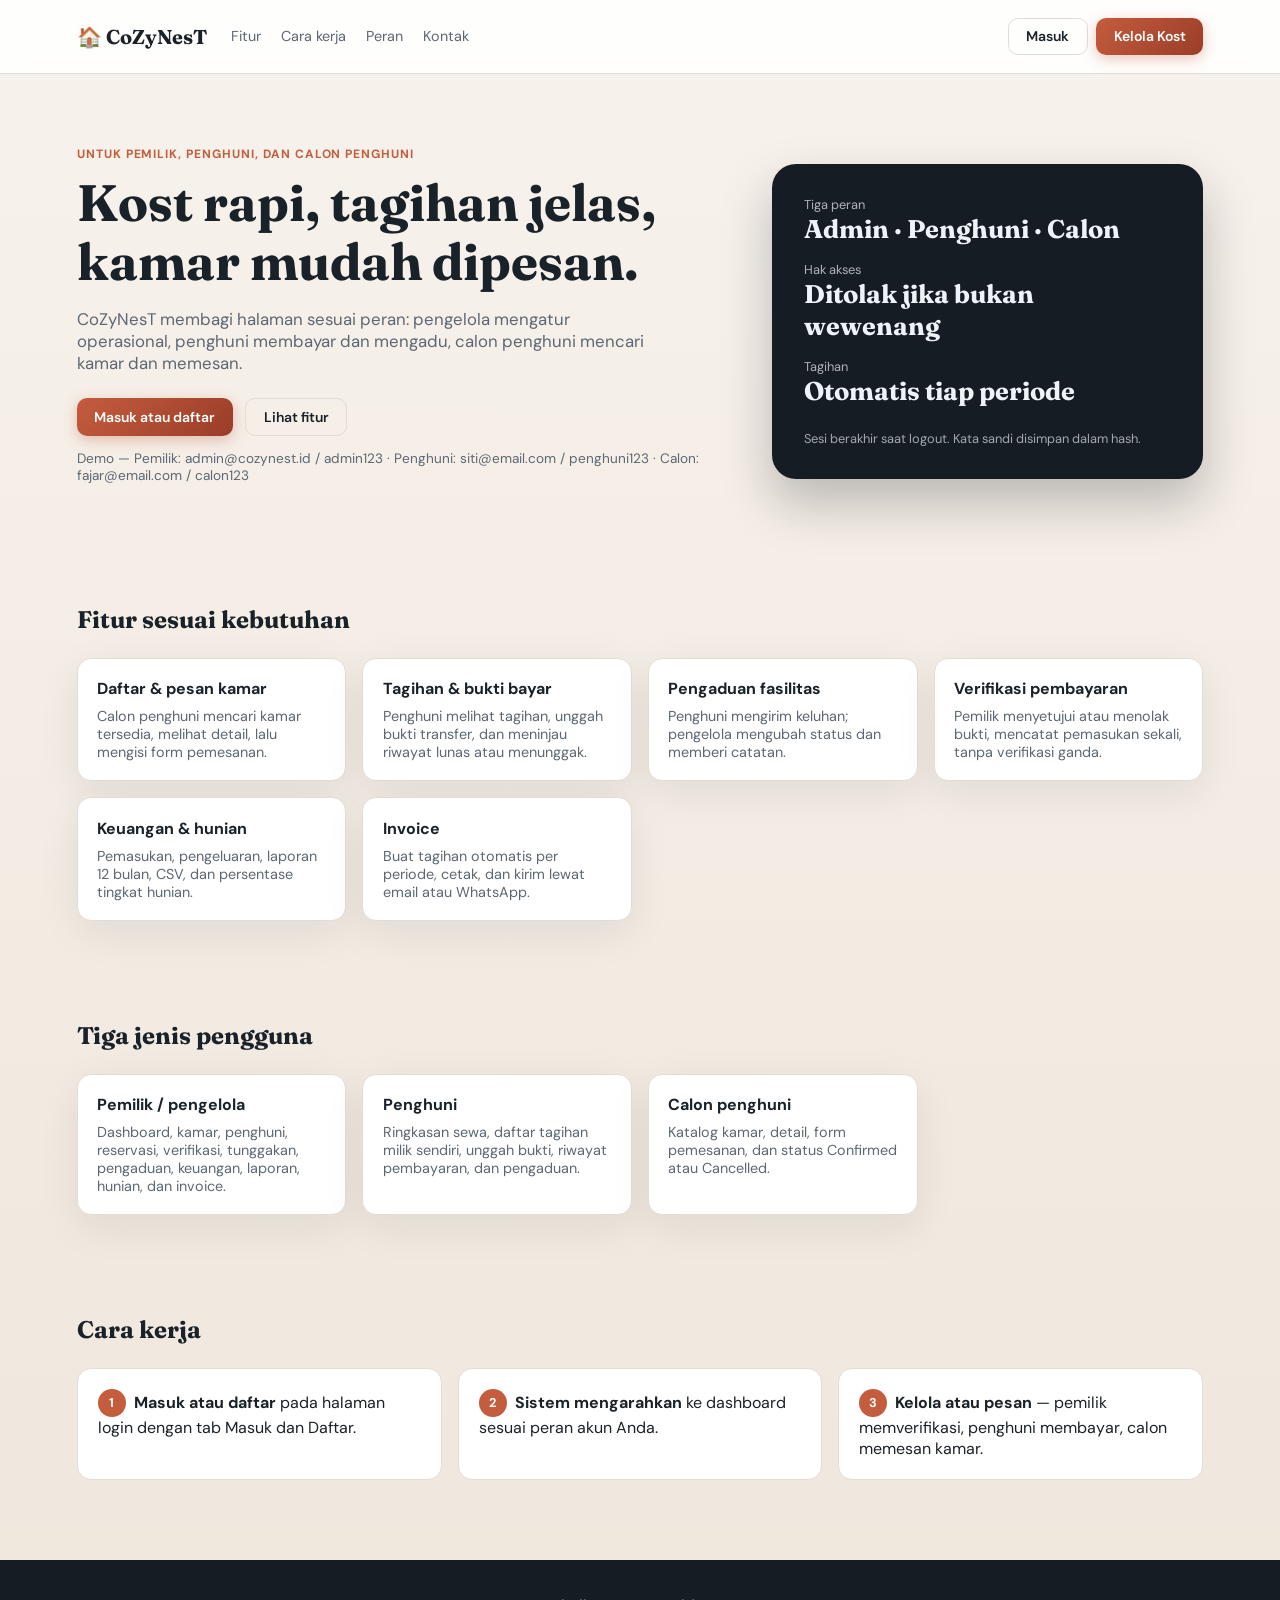
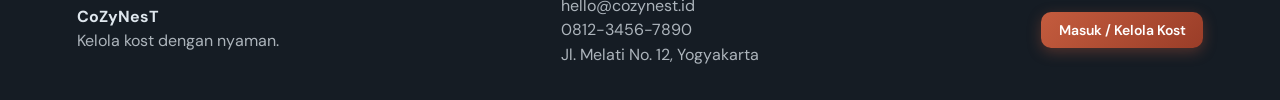
<file: index.html>
<!DOCTYPE html>
<html lang="id">
<head>
  <meta charset="UTF-8" />
  <meta name="viewport" content="width=device-width, initial-scale=1.0" />
  <title>CoZyNesT — Pengelolaan Kost yang Nyaman</title>
  <link rel="preconnect" href="https://fonts.googleapis.com" />
  <link rel="preconnect" href="https://fonts.gstatic.com" crossorigin />
  <link href="https://fonts.googleapis.com/css2?family=DM+Sans:ital,opsz,wght@0,9..40,400;0,9..40,500;0,9..40,600;0,9..40,700&family=Fraunces:opsz,wght@9..144,600;9..144,700&display=swap" rel="stylesheet" />
  <link rel="stylesheet" href="styles.css" />
</head>
<body class="landing-page">
  <header class="landing-nav">
    <a class="landing-logo" href="index.html">🏠 CoZyNesT</a>
    <nav class="landing-links">
      <a href="#fitur">Fitur</a>
      <a href="#alur">Cara kerja</a>
      <a href="#peran">Peran</a>
      <a href="#kontak">Kontak</a>
    </nav>
    <div class="landing-nav-actions">
      <a class="btn btn-ghost" href="login.html">Masuk</a>
      <a class="btn btn-primary" href="login.html">Kelola Kost</a>
    </div>
  </header>

  <section class="hero">
    <div class="hero-copy">
      <p class="eyebrow">Untuk pemilik, penghuni, dan calon penghuni</p>
      <h1>Kost rapi, tagihan jelas, kamar mudah dipesan.</h1>
      <p class="hero-lead">
        CoZyNesT membagi halaman sesuai peran: pengelola mengatur operasional, penghuni membayar dan mengadu, calon penghuni mencari kamar dan memesan.
      </p>
      <div class="hero-actions">
        <a class="btn btn-primary" href="login.html">Masuk atau daftar</a>
        <a class="btn btn-ghost" href="#fitur">Lihat fitur</a>
      </div>
      <p class="hero-note">
        Demo — Pemilik: admin@cozynest.id / admin123 · Penghuni: siti@email.com / penghuni123 · Calon: fajar@email.com / calon123
      </p>
    </div>
    <div class="hero-card">
      <div class="hero-stat"><span>Tiga peran</span><strong>Admin · Penghuni · Calon</strong></div>
      <div class="hero-stat"><span>Hak akses</span><strong>Ditolak jika bukan wewenang</strong></div>
      <div class="hero-stat"><span>Tagihan</span><strong>Otomatis tiap periode</strong></div>
      <p class="hero-card-caption">Sesi berakhir saat logout. Kata sandi disimpan dalam hash.</p>
    </div>
  </section>

  <section class="landing-section" id="fitur">
    <h2>Fitur sesuai kebutuhan</h2>
    <div class="feature-grid">
      <article class="feature-card"><h3>Daftar & pesan kamar</h3><p>Calon penghuni mencari kamar tersedia, melihat detail, lalu mengisi form pemesanan.</p></article>
      <article class="feature-card"><h3>Tagihan & bukti bayar</h3><p>Penghuni melihat tagihan, unggah bukti transfer, dan meninjau riwayat lunas atau menunggak.</p></article>
      <article class="feature-card"><h3>Pengaduan fasilitas</h3><p>Penghuni mengirim keluhan; pengelola mengubah status dan memberi catatan.</p></article>
      <article class="feature-card"><h3>Verifikasi pembayaran</h3><p>Pemilik menyetujui atau menolak bukti, mencatat pemasukan sekali, tanpa verifikasi ganda.</p></article>
      <article class="feature-card"><h3>Keuangan & hunian</h3><p>Pemasukan, pengeluaran, laporan 12 bulan, CSV, dan persentase tingkat hunian.</p></article>
      <article class="feature-card"><h3>Invoice</h3><p>Buat tagihan otomatis per periode, cetak, dan kirim lewat email atau WhatsApp.</p></article>
    </div>
  </section>

  <section class="landing-section" id="peran">
    <h2>Tiga jenis pengguna</h2>
    <div class="feature-grid">
      <article class="feature-card"><h3>Pemilik / pengelola</h3><p>Dashboard, kamar, penghuni, reservasi, verifikasi, tunggakan, pengaduan, keuangan, laporan, hunian, dan invoice.</p></article>
      <article class="feature-card"><h3>Penghuni</h3><p>Ringkasan sewa, daftar tagihan milik sendiri, unggah bukti, riwayat pembayaran, dan pengaduan.</p></article>
      <article class="feature-card"><h3>Calon penghuni</h3><p>Katalog kamar, detail, form pemesanan, dan status Confirmed atau Cancelled.</p></article>
    </div>
  </section>

  <section class="landing-section landing-steps" id="alur">
    <h2>Cara kerja</h2>
    <ol class="steps">
      <li><strong>Masuk atau daftar</strong> pada halaman login dengan tab Masuk dan Daftar.</li>
      <li><strong>Sistem mengarahkan</strong> ke dashboard sesuai peran akun Anda.</li>
      <li><strong>Kelola atau pesan</strong> — pemilik memverifikasi, penghuni membayar, calon memesan kamar.</li>
    </ol>
  </section>

  <footer class="landing-footer" id="kontak">
    <div>
      <strong>CoZyNesT</strong>
      <p>Kelola kost dengan nyaman.</p>
    </div>
    <div>
      <p>hello@cozynest.id</p>
      <p>0812-3456-7890</p>
      <p>Jl. Melati No. 12, Yogyakarta</p>
    </div>
    <a class="btn btn-primary" href="login.html">Masuk / Kelola Kost</a>
  </footer>
  <script src="auth.js"></script>
</body>
</html>
</file>
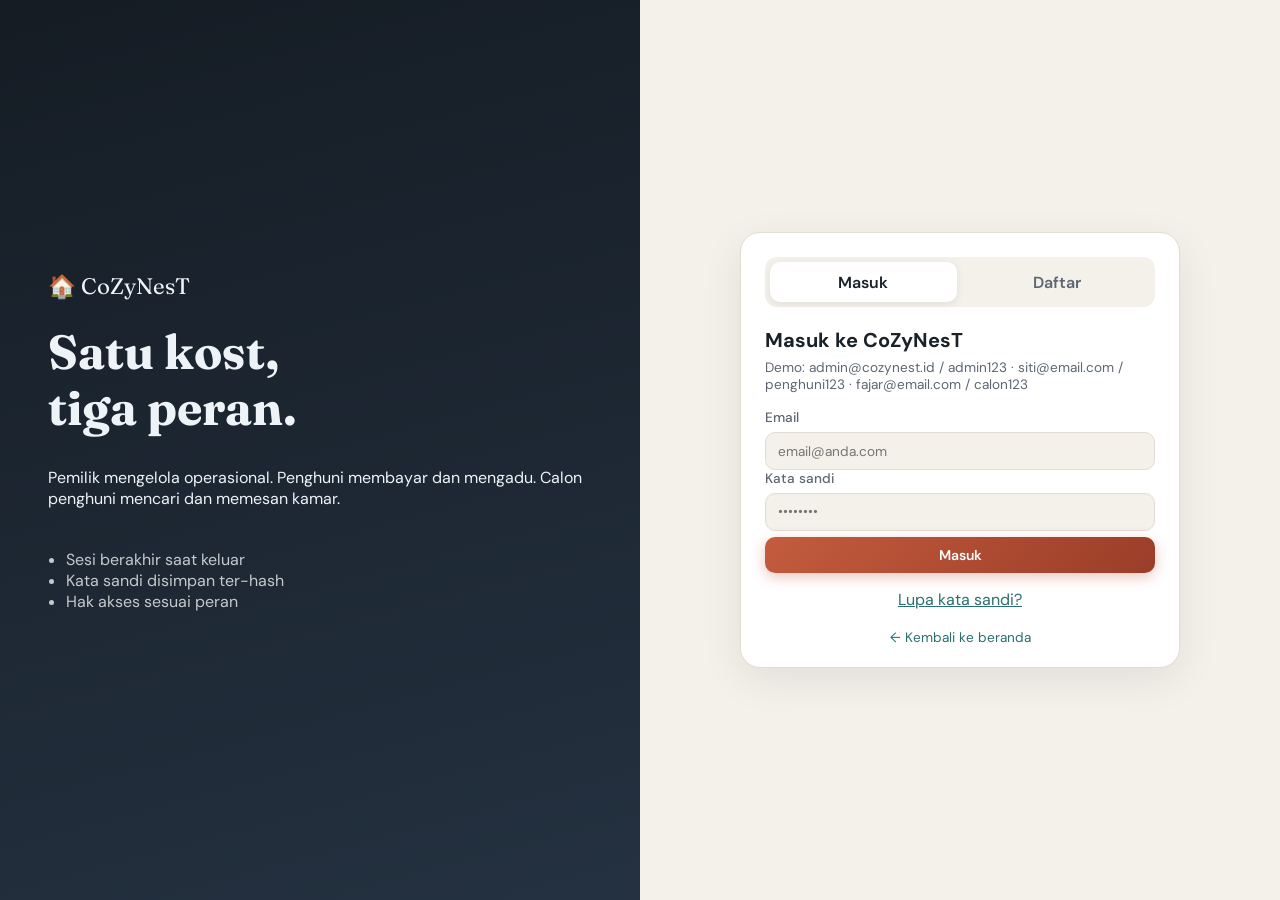
<file: dashboard.html>
<!DOCTYPE html>
<html lang="id">
<head>
  <meta charset="UTF-8" />
  <meta name="viewport" content="width=device-width, initial-scale=1.0" />
  <title>CoZyNesT</title>
  <link rel="preconnect" href="https://fonts.googleapis.com" />
  <link rel="preconnect" href="https://fonts.gstatic.com" crossorigin />
  <link href="https://fonts.googleapis.com/css2?family=DM+Sans:ital,opsz,wght@0,9..40,400;0,9..40,500;0,9..40,600;0,9..40,700&family=Fraunces:opsz,wght@9..144,600;9..144,700&display=swap" rel="stylesheet" />
  <link rel="stylesheet" href="styles.css" />
</head>
<body>
  <div class="app-shell">
    <aside class="sidebar" id="sidebar">
      <div class="brand">
        <span class="brand-icon" aria-hidden="true">🏠</span>
        <div>
          <h1 class="brand-name">CoZyNesT</h1>
          <p class="brand-tagline" id="roleTagline">Kelola kost dengan nyaman</p>
        </div>
      </div>
      <nav class="nav" id="mainNav" aria-label="Menu utama"></nav>
      <div class="sidebar-footer">
        <p>Sesi aktif di tab ini</p>
        <a class="sidebar-home" href="index.html">Beranda</a>
      </div>
    </aside>

    <div class="main-wrap">
      <header class="topbar">
        <button type="button" class="menu-toggle" id="menuToggle" aria-label="Buka menu">☰</button>
        <div class="topbar-title">
          <h2 id="pageTitle">Dashboard</h2>
          <p id="pageSubtitle"></p>
        </div>
        <div class="topbar-meta">
          <span class="date-badge" id="todayDate"></span>
          <span class="user-badge" id="sessionUser">Pengguna</span>
          <button type="button" class="btn btn-ghost btn-sm" id="btnLogout">Keluar</button>
        </div>
      </header>

      <main class="content">
        <!-- OWNER -->
        <section class="view" id="view-dashboard">
          <div class="stats-grid">
            <article class="stat-card stat-rooms">
              <div class="stat-label">Total Kamar</div>
              <div class="stat-value" id="statTotalRooms">0</div>
              <div class="stat-detail"><span id="statAvailRooms">0</span> tersedia</div>
            </article>
            <article class="stat-card stat-tenants">
              <div class="stat-label">Penghuni Aktif</div>
              <div class="stat-value" id="statTenants">0</div>
              <div class="stat-detail">Terisi <span id="statOccupancy">0</span>%</div>
            </article>
            <article class="stat-card stat-reservations">
              <div class="stat-label">Reservasi Pending</div>
              <div class="stat-value" id="statReservations">0</div>
              <div class="stat-detail">Perlu konfirmasi</div>
            </article>
            <article class="stat-card stat-balance">
              <div class="stat-label">Saldo Bulan Ini</div>
              <div class="stat-value" id="statBalance">Rp 0</div>
              <div class="stat-detail">Pemasukan − pengeluaran</div>
            </article>
          </div>
          <div class="dashboard-panels">
            <div class="panel">
              <h3>Kamar per Status</h3>
              <div class="room-status-bars" id="roomStatusBars"></div>
            </div>
            <div class="panel">
              <h3>Aktivitas Terbaru</h3>
              <ul class="activity-list" id="activityList"></ul>
            </div>
          </div>
        </section>

        <section class="view" id="view-profile">
          <div class="panel form-panel">
            <h3>Informasi Kost</h3>
            <form id="profileForm" class="form-grid">
              <label class="field span-2"><span>Nama Kost</span><input type="text" name="name" required /></label>
              <label class="field span-2"><span>Alamat Lengkap</span><textarea name="address" rows="2"></textarea></label>
              <label class="field"><span>Kota</span><input type="text" name="city" /></label>
              <label class="field"><span>Kode Pos</span><input type="text" name="postal" /></label>
              <label class="field"><span>Telepon / WhatsApp</span><input type="tel" name="phone" /></label>
              <label class="field"><span>Email</span><input type="email" name="email" /></label>
              <label class="field"><span>Pemilik / Pengelola</span><input type="text" name="owner" /></label>
              <label class="field"><span>NPWP (opsional)</span><input type="text" name="npwp" /></label>
              <label class="field span-2"><span>Deskripsi & Fasilitas</span><textarea name="description" rows="4"></textarea></label>
              <label class="field"><span>Rekening Bank</span><input type="text" name="bankAccount" /></label>
              <label class="field"><span>Logo URL (opsional)</span><input type="url" name="logoUrl" /></label>
              <div class="form-actions span-2"><button type="submit" class="btn btn-primary">Simpan Profile</button></div>
            </form>
          </div>
          <div class="panel preview-panel" id="profilePreview"></div>
        </section>

        <section class="view" id="view-rooms">
          <div class="toolbar">
            <button type="button" class="btn btn-primary" id="btnAddRoom">+ Tambah Kamar</button>
            <input type="search" class="search-input" id="roomSearch" placeholder="Cari nomor / tipe..." />
          </div>
          <div class="table-wrap">
            <table class="data-table" id="roomsTable">
              <thead><tr><th>No. Kamar</th><th>Tipe</th><th>Harga / bulan</th><th>Status</th><th>Fasilitas</th><th>Aksi</th></tr></thead>
              <tbody></tbody>
            </table>
          </div>
        </section>

        <section class="view" id="view-tenants">
          <div class="toolbar">
            <button type="button" class="btn btn-primary" id="btnAddTenant">+ Tambah Penghuni</button>
            <input type="search" class="search-input" id="tenantSearch" placeholder="Cari nama / KTP..." />
          </div>
          <div class="table-wrap">
            <table class="data-table" id="tenantsTable">
              <thead><tr><th>Nama</th><th>Kamar</th><th>Kontak</th><th>Masuk</th><th>Masa sewa</th><th>Tagihan/bulan</th><th>Status</th><th>Aksi</th></tr></thead>
              <tbody></tbody>
            </table>
          </div>
        </section>

        <section class="view" id="view-print-tenants">
          <div class="toolbar no-print">
            <button type="button" class="btn btn-secondary" id="btnPrintTenants">🖨️ Cetak / PDF</button>
            <select id="printFilterStatus" class="select-input">
              <option value="all">Semua status</option>
              <option value="active">Aktif saja</option>
              <option value="inactive">Nonaktif</option>
            </select>
          </div>
          <div class="print-area" id="printTenantsArea">
            <header class="print-header">
              <div id="printKostHeader"></div>
              <h2>Daftar Penghuni</h2>
              <p class="print-meta" id="printTenantsMeta"></p>
              <p class="print-meta">Nomor identitas ditampilkan tersamar demi kerahasiaan.</p>
            </header>
            <table class="print-table" id="printTenantsTable">
              <thead><tr><th>No</th><th>Nama</th><th>KTP</th><th>Kamar</th><th>Telepon</th><th>Tgl Masuk</th><th>Tagihan</th><th>Status</th></tr></thead>
              <tbody></tbody>
            </table>
            <footer class="print-footer"><p>Dicetak dari CoZyNesT — <span id="printDate"></span></p></footer>
          </div>
        </section>

        <section class="view" id="view-reservations">
          <div class="toolbar">
            <button type="button" class="btn btn-primary" id="btnAddReservation">+ Reservasi Baru</button>
          </div>
          <div class="reservation-grid" id="reservationCards"></div>
        </section>

        <section class="view" id="view-verify-payments">
          <p class="muted" id="verifyEmpty"></p>
          <div class="reservation-grid" id="verifyCards"></div>
        </section>

        <section class="view" id="view-arrears">
          <div class="table-wrap">
            <table class="data-table" id="arrearsTable">
              <thead><tr><th>Penghuni</th><th>Invoice</th><th>Periode</th><th>Jatuh tempo</th><th>Nominal</th><th>Status</th></tr></thead>
              <tbody></tbody>
            </table>
          </div>
        </section>

        <section class="view" id="view-complaints-admin">
          <div class="table-wrap">
            <table class="data-table" id="adminComplaintsTable">
              <thead><tr><th>Tanggal</th><th>Penghuni</th><th>Kategori</th><th>Deskripsi</th><th>Status</th><th>Catatan</th><th>Aksi</th></tr></thead>
              <tbody></tbody>
            </table>
          </div>
        </section>

        <section class="view" id="view-finance">
          <div class="toolbar">
            <button type="button" class="btn btn-success" id="btnAddIncome">+ Pemasukan</button>
            <button type="button" class="btn btn-danger" id="btnAddExpense">+ Pengeluaran</button>
            <select id="financeMonthFilter" class="select-input"></select>
          </div>
          <div class="finance-summary">
            <div class="finance-box income"><span>Pemasukan</span><strong id="financeIncomeTotal">Rp 0</strong></div>
            <div class="finance-box expense"><span>Pengeluaran</span><strong id="financeExpenseTotal">Rp 0</strong></div>
            <div class="finance-box net"><span>Net</span><strong id="financeNetTotal">Rp 0</strong></div>
          </div>
          <div class="table-wrap">
            <table class="data-table" id="financeTable">
              <thead><tr><th>Tanggal</th><th>Tipe</th><th>Kategori</th><th>Keterangan</th><th>Jumlah</th><th>Aksi</th></tr></thead>
              <tbody></tbody>
            </table>
          </div>
        </section>

        <section class="view" id="view-reports">
          <div class="toolbar">
            <select id="reportYear" class="select-input"></select>
            <button type="button" class="btn btn-secondary" id="btnExportReport">Unduh Laporan (CSV)</button>
          </div>
          <div class="report-charts">
            <div class="panel">
              <h3>Pemasukan vs Pengeluaran (12 Bulan)</h3>
              <div class="chart-bars" id="yearlyChart"></div>
            </div>
            <div class="panel">
              <h3>Breakdown Kategori</h3>
              <div id="categoryBreakdown"></div>
            </div>
          </div>
          <div class="panel">
            <h3>Ringkasan Tahunan</h3>
            <table class="data-table" id="reportSummaryTable">
              <thead><tr><th>Bulan</th><th>Pemasukan</th><th>Pengeluaran</th><th>Saldo</th></tr></thead>
              <tbody></tbody>
            </table>
          </div>
        </section>

        <section class="view" id="view-occupancy">
          <div class="stats-grid">
            <article class="stat-card stat-tenants">
              <div class="stat-label">Tingkat Hunian</div>
              <div class="stat-value" id="occPct">0%</div>
              <div class="stat-detail">Kamar terisi / total kamar</div>
            </article>
            <article class="stat-card stat-rooms">
              <div class="stat-label">Terisi</div>
              <div class="stat-value" id="occFilled">0</div>
            </article>
            <article class="stat-card stat-balance">
              <div class="stat-label">Total kamar</div>
              <div class="stat-value" id="occTotal">0</div>
            </article>
          </div>
          <div class="panel">
            <h3>Gauge hunian</h3>
            <div class="status-bar-track occ-track"><div class="status-bar-fill" id="occFill" style="width:0;background:#c45c3e"></div></div>
            <p class="muted" id="occCaption"></p>
          </div>
        </section>

        <section class="view" id="view-invoices">
          <div class="toolbar">
            <button type="button" class="btn btn-primary" id="btnCreateInvoice">Buat Invoice</button>
          </div>
          <div class="invoice-layout">
            <div class="panel">
              <h3>Riwayat Invoice</h3>
              <ul class="invoice-list" id="invoiceList"></ul>
            </div>
            <div class="panel invoice-preview-wrap">
              <h3>Preview & Kirim</h3>
              <div id="invoicePreview" class="invoice-document"><p class="muted">Pilih invoice atau buat baru.</p></div>
              <div class="invoice-actions no-print" id="invoiceActions" hidden>
                <button type="button" class="btn btn-secondary" id="btnPrintInvoice">Cetak</button>
                <button type="button" class="btn btn-primary" id="btnSendInvoice">Kirim via Email / WhatsApp</button>
              </div>
            </div>
          </div>
        </section>

        <!-- GUEST -->
        <section class="view" id="view-browse-rooms">
          <div class="toolbar">
            <input type="search" class="search-input" id="browseSearch" placeholder="Cari nomor, tipe, atau harga..." />
          </div>
          <div class="room-catalog" id="roomCatalog"></div>
        </section>

        <section class="view" id="view-room-detail">
          <button type="button" class="btn btn-ghost" id="btnBackBrowse">← Kembali ke daftar</button>
          <div class="panel" id="roomDetailCard"></div>
        </section>

        <section class="view" id="view-book-room">
          <div class="panel form-panel">
            <h3>Form Pemesanan</h3>
            <p class="muted" id="bookRoomHint"></p>
            <p class="auth-error" id="bookError" hidden></p>
            <form id="bookForm" class="form-grid">
              <input type="hidden" name="roomId" id="bookRoomId" />
              <label class="field"><span>Nama</span><input type="text" name="guestName" /></label>
              <label class="field"><span>Telepon</span><input type="tel" name="phone" /></label>
              <label class="field span-2"><span>Email</span><input type="text" name="email" /></label>
              <label class="field"><span>Tanggal check-in</span><input type="date" name="checkIn" /></label>
              <label class="field"><span>Durasi sewa (bulan)</span><input type="number" name="durationMonths" min="1" value="1" /></label>
              <label class="field span-2"><span>Catatan</span><textarea name="notes" rows="2"></textarea></label>
              <div class="form-actions span-2"><button type="submit" class="btn btn-primary">Kirim pemesanan</button></div>
            </form>
          </div>
        </section>

        <section class="view" id="view-my-bookings">
          <div class="reservation-grid" id="myBookingCards"></div>
        </section>

        <!-- TENANT -->
        <section class="view" id="view-tenant-home">
          <div class="stats-grid" id="tenantStats"></div>
          <div class="panel"><h3>Tagihan aktif</h3><div id="tenantActiveBills"></div></div>
        </section>

        <section class="view" id="view-tenant-bills">
          <div class="table-wrap">
            <table class="data-table" id="tenantBillsTable">
              <thead><tr><th>Periode</th><th>Nominal</th><th>Jatuh tempo</th><th>Status</th><th>Aksi</th></tr></thead>
              <tbody></tbody>
            </table>
          </div>
        </section>

        <section class="view" id="view-tenant-upload">
          <div class="panel form-panel">
            <h3>Unggah bukti transfer</h3>
            <p class="muted">Format JPG, PNG, atau PDF. Maksimal 2 MB. Status akan menjadi Menunggu Verifikasi.</p>
            <p class="auth-error" id="uploadError" hidden></p>
            <form id="uploadForm" class="form-grid">
              <label class="field span-2">
                <span>Pilih tagihan</span>
                <select name="invoiceId" id="uploadInvoiceSelect"></select>
              </label>
              <label class="field span-2">
                <span>Berkas bukti</span>
                <input type="file" name="proof" accept="image/jpeg,image/png,image/webp,application/pdf" />
              </label>
              <div class="form-actions span-2"><button type="submit" class="btn btn-primary">Kirim bukti</button></div>
            </form>
          </div>
        </section>

        <section class="view" id="view-tenant-payments">
          <div class="table-wrap">
            <table class="data-table" id="tenantPayTable">
              <thead><tr><th>Invoice</th><th>Periode</th><th>Nominal</th><th>Status</th><th>Keterangan</th></tr></thead>
              <tbody></tbody>
            </table>
          </div>
        </section>

        <section class="view" id="view-tenant-complaints">
          <div class="panel form-panel">
            <h3>Buat pengaduan</h3>
            <p class="auth-error" id="complaintError" hidden></p>
            <form id="complaintForm" class="form-grid">
              <label class="field span-2">
                <span>Kategori</span>
                <select name="category">
                  <option>Fasilitas kamar</option>
                  <option>Air & listrik</option>
                  <option>Kebersihan</option>
                  <option>Keamanan</option>
                  <option>Lainnya</option>
                </select>
              </label>
              <label class="field span-2"><span>Deskripsi</span><textarea name="description" rows="3"></textarea></label>
              <label class="field span-2"><span>Foto (opsional)</span><input type="file" name="photo" accept="image/jpeg,image/png,image/webp" /></label>
              <div class="form-actions span-2"><button type="submit" class="btn btn-primary">Kirim pengaduan</button></div>
            </form>
          </div>
          <div class="panel">
            <h3>Pengaduan saya</h3>
            <ul class="activity-list" id="myComplaints"></ul>
          </div>
        </section>

        <section class="view" id="view-account">
          <div class="dashboard-panels">
            <div class="panel">
              <h3>Data diri</h3>
              <p class="auth-error" id="accountError" hidden></p>
              <form id="accountForm" class="form-grid" style="grid-template-columns:1fr">
                <label class="field"><span>Nama</span><input type="text" name="name" /></label>
                <label class="field"><span>Email</span><input type="text" name="email" /></label>
                <label class="field"><span>Telepon</span><input type="tel" name="phone" /></label>
                <button type="submit" class="btn btn-primary">Simpan profil</button>
              </form>
            </div>
            <div class="panel">
              <h3>Ubah kata sandi</h3>
              <p class="auth-error" id="passError" hidden></p>
              <form id="passwordForm" class="form-grid" style="grid-template-columns:1fr">
                <label class="field"><span>Kata sandi saat ini</span><input type="password" name="oldPassword" /></label>
                <label class="field"><span>Kata sandi baru</span><input type="password" name="newPassword" /></label>
                <button type="submit" class="btn btn-primary">Perbarui kata sandi</button>
              </form>
            </div>
          </div>
        </section>
      </main>
    </div>
  </div>

  <dialog class="modal" id="appModal">
    <form class="modal-box" id="modalForm">
      <header class="modal-header">
        <h3 id="modalTitle">Form</h3>
        <button type="button" class="modal-close" id="modalClose" aria-label="Tutup">×</button>
      </header>
      <div class="modal-body" id="modalBody"></div>
      <footer class="modal-footer">
        <button type="button" class="btn btn-ghost" id="modalCancel">Batal</button>
        <button type="submit" class="btn btn-primary" id="modalSubmit">Simpan</button>
      </footer>
    </form>
  </dialog>

  <div class="toast-container" id="toastContainer" aria-live="polite"></div>
  <script src="auth.js"></script>
  <script src="store.js"></script>
  <script src="app.js"></script>
</body>
</html>
</file>
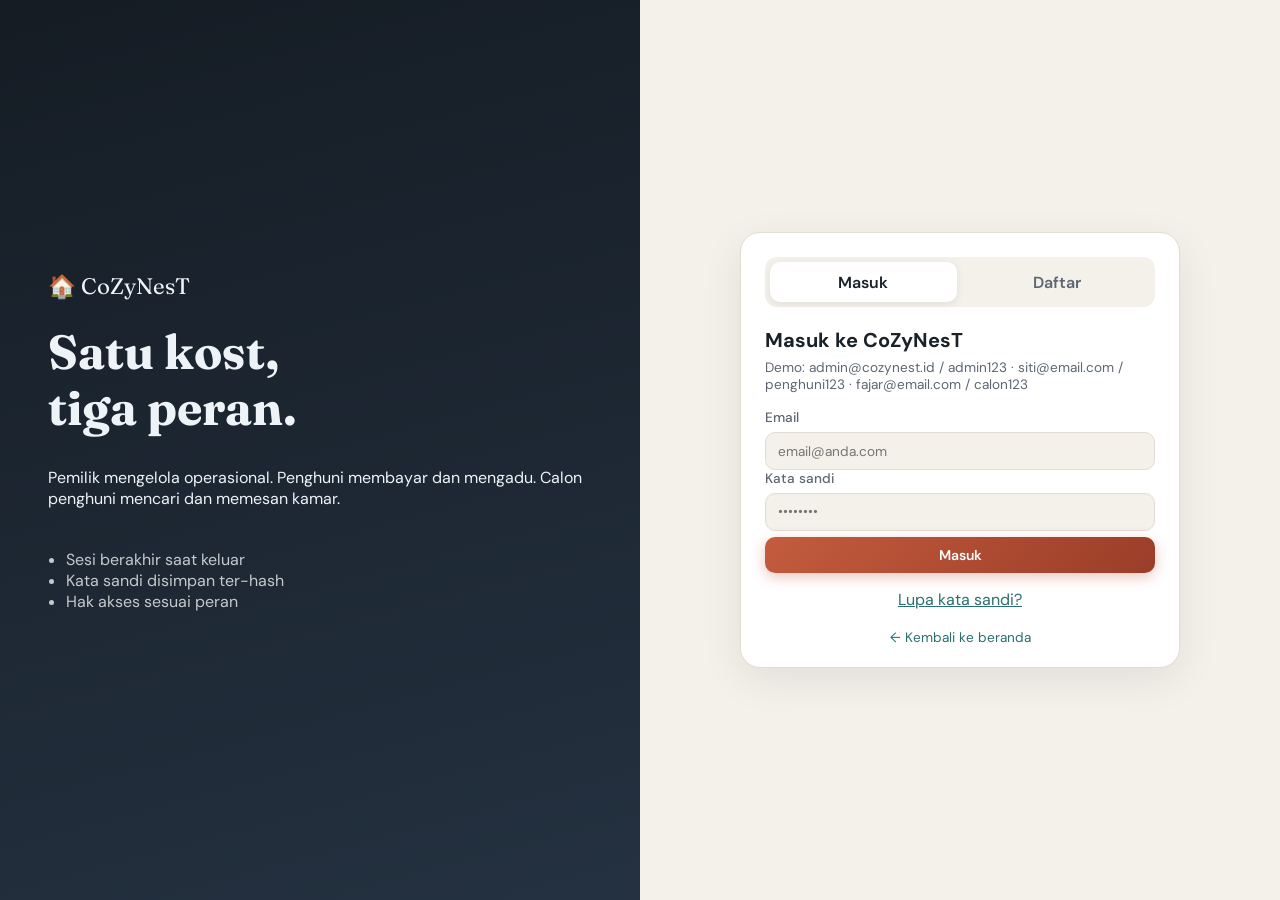
<file: login.html>
<!DOCTYPE html>
<html lang="id">
<head>
  <meta charset="UTF-8" />
  <meta name="viewport" content="width=device-width, initial-scale=1.0" />
  <title>Masuk — CoZyNesT</title>
  <link rel="preconnect" href="https://fonts.googleapis.com" />
  <link rel="preconnect" href="https://fonts.gstatic.com" crossorigin />
  <link href="https://fonts.googleapis.com/css2?family=DM+Sans:ital,opsz,wght@0,9..40,400;0,9..40,500;0,9..40,600;0,9..40,700&family=Fraunces:opsz,wght@9..144,600;9..144,700&display=swap" rel="stylesheet" />
  <link rel="stylesheet" href="styles.css" />
</head>
<body class="auth-page">
  <div class="auth-layout">
    <aside class="auth-hero">
      <a class="auth-brand" href="index.html">🏠 CoZyNesT</a>
      <h1>Satu kost,<br />tiga peran.</h1>
      <p>Pemilik mengelola operasional. Penghuni membayar dan mengadu. Calon penghuni mencari dan memesan kamar.</p>
      <ul class="auth-points">
        <li>Sesi berakhir saat keluar</li>
        <li>Kata sandi disimpan ter-hash</li>
        <li>Hak akses sesuai peran</li>
      </ul>
    </aside>

    <main class="auth-card-wrap">
      <div class="auth-card">
        <div class="auth-tabs" role="tablist">
          <button type="button" class="auth-tab active" data-panel="login">Masuk</button>
          <button type="button" class="auth-tab" data-panel="register">Daftar</button>
        </div>

        <form id="loginForm" class="auth-form" autocomplete="on" novalidate>
          <h2>Masuk ke CoZyNesT</h2>
          <p class="auth-hint">Demo: admin@cozynest.id / admin123 · siti@email.com / penghuni123 · fajar@email.com / calon123</p>
          <p class="auth-error" id="loginError" hidden></p>
          <label class="field"><span>Email</span><input type="text" name="email" placeholder="email@anda.com" /></label>
          <label class="field"><span>Kata sandi</span><input type="password" name="password" placeholder="••••••••" /></label>
          <button type="submit" class="btn btn-primary auth-submit">Masuk</button>
          <p class="auth-back"><button type="button" class="link-btn" id="showForgot">Lupa kata sandi?</button></p>
        </form>

        <form id="registerForm" class="auth-form" hidden autocomplete="on" novalidate>
          <h2>Buat akun</h2>
          <p class="auth-hint">Daftar sebagai calon penghuni atau pemilik kost.</p>
          <p class="auth-error" id="registerError" hidden></p>
          <label class="field"><span>Nama lengkap</span><input type="text" name="name" /></label>
          <label class="field"><span>Email</span><input type="text" name="email" /></label>
          <label class="field"><span>Telepon</span><input type="tel" name="phone" /></label>
          <label class="field">
            <span>Daftar sebagai</span>
            <select name="role">
              <option value="guest">Calon penghuni</option>
              <option value="owner">Pemilik / pengelola</option>
            </select>
          </label>
          <label class="field"><span>Kata sandi</span><input type="password" name="password" placeholder="Minimal 6 karakter" /></label>
          <button type="submit" class="btn btn-primary auth-submit">Daftar & masuk</button>
        </form>

        <form id="forgotForm" class="auth-form" hidden novalidate>
          <h2>Lupa kata sandi</h2>
          <p class="auth-hint">Masukkan email. Jika akun terdaftar, kode reset akan disiapkan.</p>
          <p class="auth-error" id="forgotError" hidden></p>
          <p class="auth-ok" id="forgotOk" hidden></p>
          <label class="field"><span>Email</span><input type="text" name="email" /></label>
          <button type="submit" class="btn btn-primary auth-submit">Kirim kode reset</button>
          <p class="auth-back"><button type="button" class="link-btn" id="showReset">Saya sudah punya kode</button></p>
        </form>

        <form id="resetForm" class="auth-form" hidden novalidate>
          <h2>Atur ulang kata sandi</h2>
          <p class="auth-hint">Masukkan email, kode reset, dan kata sandi baru.</p>
          <p class="auth-error" id="resetError" hidden></p>
          <label class="field"><span>Email</span><input type="text" name="email" /></label>
          <label class="field"><span>Kode reset</span><input type="text" name="code" /></label>
          <label class="field"><span>Kata sandi baru</span><input type="password" name="password" /></label>
          <button type="submit" class="btn btn-primary auth-submit">Simpan kata sandi</button>
        </form>

        <p class="auth-back"><a href="index.html">← Kembali ke beranda</a></p>
      </div>
    </main>
  </div>
  <script src="auth.js"></script>
  <script src="login.js"></script>
</body>
</html>
</file>
<file: styles.css>
:root {
  --bg-deep: #0f1419;
  --bg-sidebar: #151c24;
  --bg-main: #f4f0ea;
  --bg-card: #ffffff;
  --accent: #c45c3e;
  --accent-soft: #e8a48a;
  --accent-dark: #9a3d28;
  --teal: #2a6f6f;
  --teal-soft: #3d9494;
  --success: #2d7a4f;
  --danger: #b83d3d;
  --warning: #c9922e;
  --text: #1a2229;
  --text-muted: #5c6773;
  --border: #e2dcd4;
  --shadow: 0 12px 40px rgba(15, 20, 25, 0.08);
  --radius: 14px;
  --font: "DM Sans", system-ui, sans-serif;
  --font-display: "Fraunces", Georgia, serif;
}

*,
*::before,
*::after {
  box-sizing: border-box;
}

html,
body {
  margin: 0;
  min-height: 100%;
  font-family: var(--font);
  color: var(--text);
  background: var(--bg-main);
}

.app-shell {
  display: flex;
  min-height: 100vh;
}

/* Sidebar */
.sidebar {
  width: 280px;
  flex-shrink: 0;
  background: linear-gradient(165deg, var(--bg-sidebar) 0%, #1a2430 100%);
  color: #e8eef4;
  padding: 1.5rem 1rem;
  display: flex;
  flex-direction: column;
  position: fixed;
  inset: 0 auto 0 0;
  z-index: 100;
  transition: transform 0.25s ease;
}

.brand {
  display: flex;
  gap: 0.75rem;
  align-items: center;
  padding: 0.5rem 0.75rem 1.5rem;
  border-bottom: 1px solid rgba(255, 255, 255, 0.08);
  margin-bottom: 1rem;
}

.brand-icon {
  font-size: 2rem;
  filter: drop-shadow(0 4px 8px rgba(0, 0, 0, 0.3));
}

.brand-name {
  font-family: var(--font-display);
  font-size: 1.5rem;
  margin: 0;
  letter-spacing: -0.02em;
  background: linear-gradient(135deg, #fff 0%, var(--accent-soft) 100%);
  -webkit-background-clip: text;
  background-clip: text;
  color: transparent;
}

.brand-tagline {
  margin: 0.15rem 0 0;
  font-size: 0.75rem;
  opacity: 0.65;
}

.nav {
  display: flex;
  flex-direction: column;
  gap: 0.25rem;
  flex: 1;
  overflow-y: auto;
}

.nav-item {
  display: flex;
  align-items: center;
  gap: 0.65rem;
  width: 100%;
  padding: 0.7rem 0.85rem;
  border: none;
  border-radius: 10px;
  background: transparent;
  color: inherit;
  font: inherit;
  font-size: 0.9rem;
  text-align: left;
  cursor: pointer;
  transition: background 0.15s, transform 0.1s;
}

.nav-item:hover {
  background: rgba(255, 255, 255, 0.06);
}

.nav-item.active {
  background: linear-gradient(90deg, rgba(196, 92, 62, 0.35), rgba(196, 92, 62, 0.12));
  color: #fff;
  box-shadow: inset 3px 0 0 var(--accent);
}

.nav-icon {
  font-size: 1.1rem;
  width: 1.5rem;
  text-align: center;
}

.sidebar-footer {
  font-size: 0.7rem;
  opacity: 0.5;
  padding: 1rem 0.5rem 0;
  border-top: 1px solid rgba(255, 255, 255, 0.06);
}

.main-wrap {
  flex: 1;
  margin-left: 280px;
  min-width: 0;
  display: flex;
  flex-direction: column;
}

.topbar {
  display: flex;
  align-items: center;
  gap: 1rem;
  padding: 1.25rem 2rem;
  background: var(--bg-card);
  border-bottom: 1px solid var(--border);
  position: sticky;
  top: 0;
  z-index: 50;
}

.menu-toggle {
  display: none;
  border: 1px solid var(--border);
  background: var(--bg-main);
  border-radius: 8px;
  padding: 0.4rem 0.65rem;
  font-size: 1.1rem;
  cursor: pointer;
}

.topbar-title h2 {
  margin: 0;
  font-family: var(--font-display);
  font-size: 1.35rem;
  font-weight: 600;
}

.topbar-title p {
  margin: 0.2rem 0 0;
  font-size: 0.85rem;
  color: var(--text-muted);
}

.date-badge {
  margin-left: auto;
  font-size: 0.8rem;
  padding: 0.4rem 0.75rem;
  background: var(--bg-main);
  border-radius: 999px;
  color: var(--text-muted);
}

.topbar-meta {
  margin-left: auto;
  display: flex;
  align-items: center;
  gap: 0.6rem;
  flex-wrap: wrap;
}

.user-badge {
  font-size: 0.8rem;
  font-weight: 600;
  padding: 0.4rem 0.75rem;
  background: rgba(196, 92, 62, 0.12);
  color: var(--accent-dark);
  border-radius: 999px;
}

.sidebar-home {
  display: inline-block;
  margin-top: 0.5rem;
  color: var(--accent-soft);
  font-size: 0.8rem;
  text-decoration: none;
}

.sidebar-home:hover {
  text-decoration: underline;
}

a.btn {
  display: inline-flex;
  align-items: center;
  justify-content: center;
  text-decoration: none;
}

.content {
  padding: 1.5rem 2rem 3rem;
  flex: 1;
}

.view {
  display: none;
  animation: fadeIn 0.35s ease;
}

.view.active {
  display: block;
}

@keyframes fadeIn {
  from {
    opacity: 0;
    transform: translateY(6px);
  }
  to {
    opacity: 1;
    transform: none;
  }
}

/* Stats */
.stats-grid {
  display: grid;
  grid-template-columns: repeat(4, 1fr);
  gap: 1rem;
  margin-bottom: 1.5rem;
}

.stat-card {
  background: var(--bg-card);
  border-radius: var(--radius);
  padding: 1.25rem 1.35rem;
  box-shadow: var(--shadow);
  border: 1px solid var(--border);
  position: relative;
  overflow: hidden;
}

.stat-card::before {
  content: "";
  position: absolute;
  top: 0;
  left: 0;
  right: 0;
  height: 4px;
}

.stat-rooms::before {
  background: var(--teal);
}
.stat-tenants::before {
  background: var(--accent);
}
.stat-reservations::before {
  background: var(--warning);
}
.stat-balance::before {
  background: var(--success);
}

.stat-label {
  font-size: 0.8rem;
  color: var(--text-muted);
  text-transform: uppercase;
  letter-spacing: 0.04em;
}

.stat-value {
  font-family: var(--font-display);
  font-size: 1.75rem;
  font-weight: 700;
  margin: 0.35rem 0;
}

.stat-detail {
  font-size: 0.8rem;
  color: var(--text-muted);
}

.dashboard-panels {
  display: grid;
  grid-template-columns: 1fr 1fr;
  gap: 1.25rem;
}

.panel {
  background: var(--bg-card);
  border-radius: var(--radius);
  padding: 1.35rem;
  box-shadow: var(--shadow);
  border: 1px solid var(--border);
}

.panel h3 {
  margin: 0 0 1rem;
  font-size: 1rem;
  font-weight: 600;
}

.room-status-bars {
  display: flex;
  flex-direction: column;
  gap: 0.75rem;
}

.status-row {
  display: grid;
  grid-template-columns: 100px 1fr 40px;
  align-items: center;
  gap: 0.75rem;
  font-size: 0.85rem;
}

.status-bar-track {
  height: 10px;
  background: var(--bg-main);
  border-radius: 999px;
  overflow: hidden;
}

.status-bar-fill {
  height: 100%;
  border-radius: 999px;
  transition: width 0.4s ease;
}

.activity-list {
  list-style: none;
  margin: 0;
  padding: 0;
  max-height: 220px;
  overflow-y: auto;
}

.activity-list li {
  padding: 0.65rem 0;
  border-bottom: 1px solid var(--border);
  font-size: 0.85rem;
}

.activity-list li:last-child {
  border-bottom: none;
}

.activity-time {
  display: block;
  font-size: 0.75rem;
  color: var(--text-muted);
  margin-top: 0.2rem;
}

/* Forms & toolbar */
.toolbar {
  display: flex;
  flex-wrap: wrap;
  gap: 0.75rem;
  margin-bottom: 1rem;
  align-items: center;
}

.btn {
  border: none;
  border-radius: 10px;
  padding: 0.55rem 1.1rem;
  font: inherit;
  font-size: 0.875rem;
  font-weight: 600;
  cursor: pointer;
  transition: transform 0.1s, box-shadow 0.15s, filter 0.15s;
}

.btn:active {
  transform: scale(0.98);
}

.btn-primary {
  background: linear-gradient(135deg, var(--accent), var(--accent-dark));
  color: #fff;
  box-shadow: 0 4px 14px rgba(196, 92, 62, 0.35);
}

.btn-primary:hover {
  filter: brightness(1.05);
}

.btn-secondary {
  background: var(--teal);
  color: #fff;
}

.btn-success {
  background: var(--success);
  color: #fff;
}

.btn-danger {
  background: var(--danger);
  color: #fff;
}

.btn-ghost {
  background: transparent;
  border: 1px solid var(--border);
  color: var(--text);
}

.btn-sm {
  padding: 0.35rem 0.65rem;
  font-size: 0.78rem;
}

.search-input,
.select-input {
  padding: 0.55rem 0.85rem;
  border: 1px solid var(--border);
  border-radius: 10px;
  font: inherit;
  background: var(--bg-card);
  min-width: 200px;
}

.form-grid {
  display: grid;
  grid-template-columns: 1fr 1fr;
  gap: 1rem;
}

.field {
  display: flex;
  flex-direction: column;
  gap: 0.35rem;
  font-size: 0.85rem;
}

.field span {
  font-weight: 500;
  color: var(--text-muted);
}

.field input,
.field textarea,
.field select {
  padding: 0.6rem 0.75rem;
  border: 1px solid var(--border);
  border-radius: 10px;
  font: inherit;
  background: var(--bg-main);
}

.field input:focus,
.field textarea:focus,
.field select:focus {
  outline: 2px solid var(--accent-soft);
  outline-offset: 1px;
}

.span-2 {
  grid-column: span 2;
}

.form-actions {
  display: flex;
  gap: 0.75rem;
  margin-top: 0.5rem;
}

.form-panel {
  margin-bottom: 1.25rem;
}

.preview-panel {
  background: linear-gradient(135deg, #fff 0%, #faf7f2 100%);
}

.profile-card-preview {
  display: grid;
  gap: 0.5rem;
}

.profile-card-preview h4 {
  font-family: var(--font-display);
  font-size: 1.4rem;
  margin: 0;
  color: var(--accent-dark);
}

/* Tables */
.table-wrap {
  overflow-x: auto;
  background: var(--bg-card);
  border-radius: var(--radius);
  box-shadow: var(--shadow);
  border: 1px solid var(--border);
}

.data-table {
  width: 100%;
  border-collapse: collapse;
  font-size: 0.875rem;
}

.data-table th,
.data-table td {
  padding: 0.85rem 1rem;
  text-align: left;
  border-bottom: 1px solid var(--border);
}

.data-table th {
  background: var(--bg-main);
  font-weight: 600;
  font-size: 0.78rem;
  text-transform: uppercase;
  letter-spacing: 0.03em;
  color: var(--text-muted);
}

.data-table tbody tr:hover {
  background: rgba(196, 92, 62, 0.04);
}

.badge {
  display: inline-block;
  padding: 0.2rem 0.55rem;
  border-radius: 999px;
  font-size: 0.72rem;
  font-weight: 600;
  text-transform: capitalize;
}

.badge-available {
  background: #d4edda;
  color: #155724;
}
.badge-occupied {
  background: #ffe5d0;
  color: #9a3d28;
}
.badge-maintenance {
  background: #fff3cd;
  color: #856404;
}
.badge-reserved {
  background: #cce5ff;
  color: #004085;
}
.badge-active {
  background: #d1ecf1;
  color: #0c5460;
}
.badge-inactive {
  background: #e2e3e5;
  color: #383d41;
}
.badge-pending {
  background: #fff3cd;
  color: #856404;
}
.badge-confirmed {
  background: #d4edda;
  color: #155724;
}
.badge-cancelled {
  background: #f8d7da;
  color: #721c24;
}

.table-actions {
  display: flex;
  gap: 0.35rem;
  flex-wrap: wrap;
}

/* Print tenants */
.print-area {
  background: #fff;
  padding: 2rem;
  border-radius: var(--radius);
  box-shadow: var(--shadow);
  max-width: 900px;
}

.print-header h2 {
  margin: 0.5rem 0;
  font-family: var(--font-display);
}

.print-meta {
  color: var(--text-muted);
  font-size: 0.9rem;
}

.print-table {
  width: 100%;
  border-collapse: collapse;
  margin-top: 1.5rem;
  font-size: 0.85rem;
}

.print-table th,
.print-table td {
  border: 1px solid #ccc;
  padding: 0.5rem 0.65rem;
}

.print-table th {
  background: #f0f0f0;
}

.print-footer {
  margin-top: 2rem;
  font-size: 0.8rem;
  color: var(--text-muted);
}

/* Reservations */
.reservation-grid {
  display: grid;
  grid-template-columns: repeat(auto-fill, minmax(280px, 1fr));
  gap: 1rem;
}

.res-card {
  background: var(--bg-card);
  border-radius: var(--radius);
  padding: 1.15rem;
  border: 1px solid var(--border);
  box-shadow: var(--shadow);
}

.res-card h4 {
  margin: 0 0 0.5rem;
  font-size: 1.05rem;
}

.res-card p {
  margin: 0.25rem 0;
  font-size: 0.85rem;
  color: var(--text-muted);
}

.res-card .actions {
  margin-top: 1rem;
  display: flex;
  gap: 0.5rem;
}

/* Finance */
.finance-summary {
  display: grid;
  grid-template-columns: repeat(3, 1fr);
  gap: 1rem;
  margin-bottom: 1.25rem;
}

.finance-box {
  padding: 1.1rem 1.25rem;
  border-radius: var(--radius);
  color: #fff;
  display: flex;
  flex-direction: column;
  gap: 0.35rem;
}

.finance-box span {
  font-size: 0.8rem;
  opacity: 0.9;
}

.finance-box strong {
  font-size: 1.35rem;
  font-family: var(--font-display);
}

.finance-box.income {
  background: linear-gradient(135deg, #2d7a4f, #1e5631);
}
.finance-box.expense {
  background: linear-gradient(135deg, #b83d3d, #8a2e2e);
}
.finance-box.net {
  background: linear-gradient(135deg, var(--teal), #1a4545);
}

.type-income {
  color: var(--success);
  font-weight: 600;
}
.type-expense {
  color: var(--danger);
  font-weight: 600;
}

/* Reports */
.report-charts {
  display: grid;
  grid-template-columns: 2fr 1fr;
  gap: 1.25rem;
  margin-bottom: 1.25rem;
}

.chart-bars {
  display: flex;
  align-items: flex-end;
  gap: 0.5rem;
  height: 200px;
  padding-top: 1rem;
}

.chart-col {
  flex: 1;
  display: flex;
  flex-direction: column;
  align-items: center;
  gap: 0.35rem;
  height: 100%;
  justify-content: flex-end;
}

.chart-stack {
  width: 100%;
  max-width: 36px;
  display: flex;
  flex-direction: column-reverse;
  gap: 2px;
  height: 160px;
  justify-content: flex-start;
}

.chart-seg {
  width: 100%;
  border-radius: 4px 4px 0 0;
  min-height: 2px;
}

.chart-seg.income {
  background: var(--success);
}
.chart-seg.expense {
  background: var(--danger);
  opacity: 0.85;
}

.chart-label {
  font-size: 0.65rem;
  color: var(--text-muted);
}

.category-item {
  display: flex;
  justify-content: space-between;
  padding: 0.5rem 0;
  border-bottom: 1px solid var(--border);
  font-size: 0.85rem;
}

/* Invoice */
.invoice-layout {
  display: grid;
  grid-template-columns: 320px 1fr;
  gap: 1.25rem;
}

.invoice-list {
  list-style: none;
  margin: 0;
  padding: 0;
  max-height: 480px;
  overflow-y: auto;
}

.invoice-list li {
  padding: 0.75rem;
  border: 1px solid var(--border);
  border-radius: 10px;
  margin-bottom: 0.5rem;
  cursor: pointer;
  transition: border-color 0.15s, background 0.15s;
}

.invoice-list li:hover,
.invoice-list li.selected {
  border-color: var(--accent);
  background: rgba(196, 92, 62, 0.06);
}

.invoice-document {
  background: #fff;
  border: 1px solid var(--border);
  border-radius: var(--radius);
  padding: 2rem;
  min-height: 400px;
}

.invoice-doc-header {
  display: flex;
  justify-content: space-between;
  align-items: flex-start;
  margin-bottom: 2rem;
  padding-bottom: 1rem;
  border-bottom: 2px solid var(--accent);
}

.invoice-doc-header h2 {
  font-family: var(--font-display);
  margin: 0;
  color: var(--accent-dark);
}

.invoice-meta-grid {
  display: grid;
  grid-template-columns: 1fr 1fr;
  gap: 1.5rem;
  margin-bottom: 1.5rem;
  font-size: 0.9rem;
}

.invoice-lines {
  width: 100%;
  border-collapse: collapse;
  margin: 1rem 0;
}

.invoice-lines th,
.invoice-lines td {
  padding: 0.65rem;
  border-bottom: 1px solid var(--border);
  text-align: left;
}

.invoice-total {
  text-align: right;
  font-size: 1.25rem;
  font-weight: 700;
  margin-top: 1rem;
  color: var(--accent-dark);
}

.invoice-actions {
  display: flex;
  gap: 0.75rem;
  margin-top: 1rem;
}

.muted {
  color: var(--text-muted);
}

/* Modal */
.modal {
  border: none;
  padding: 0;
  background: transparent;
  max-width: min(520px, 92vw);
}

.modal::backdrop {
  background: rgba(15, 20, 25, 0.55);
  backdrop-filter: blur(4px);
}

.modal-box {
  background: var(--bg-card);
  border-radius: var(--radius);
  box-shadow: 0 24px 60px rgba(0, 0, 0, 0.2);
  border: 1px solid var(--border);
  margin: 0;
  padding: 0;
  width: 100%;
}

.modal-header {
  display: flex;
  justify-content: space-between;
  align-items: center;
  padding: 1rem 1.25rem;
  border-bottom: 1px solid var(--border);
}

.modal-header h3 {
  margin: 0;
  font-size: 1.1rem;
}

.modal-close {
  border: none;
  background: none;
  font-size: 1.5rem;
  line-height: 1;
  cursor: pointer;
  color: var(--text-muted);
}

.modal-body {
  padding: 1.25rem;
  max-height: 65vh;
  overflow-y: auto;
}

.modal-body .field {
  margin-bottom: 0.85rem;
}

.modal-footer {
  display: flex;
  justify-content: flex-end;
  gap: 0.5rem;
  padding: 1rem 1.25rem;
  border-top: 1px solid var(--border);
}

/* Toast */
.toast-container {
  position: fixed;
  bottom: 1.5rem;
  right: 1.5rem;
  z-index: 200;
  display: flex;
  flex-direction: column;
  gap: 0.5rem;
}

.toast {
  background: var(--bg-sidebar);
  color: #fff;
  padding: 0.75rem 1.1rem;
  border-radius: 10px;
  font-size: 0.875rem;
  box-shadow: 0 8px 24px rgba(0, 0, 0, 0.2);
  animation: slideIn 0.3s ease;
}

.toast.success {
  border-left: 4px solid var(--success);
}
.toast.error {
  border-left: 4px solid var(--danger);
}

@keyframes slideIn {
  from {
    transform: translateX(100%);
    opacity: 0;
  }
  to {
    transform: none;
    opacity: 1;
  }
}

@media (max-width: 1100px) {
  .stats-grid {
    grid-template-columns: repeat(2, 1fr);
  }
  .dashboard-panels,
  .report-charts,
  .invoice-layout {
    grid-template-columns: 1fr;
  }
}

@media (max-width: 768px) {
  .sidebar {
    transform: translateX(-100%);
  }
  .sidebar.open {
    transform: translateX(0);
  }
  .main-wrap {
    margin-left: 0;
  }
  .menu-toggle {
    display: block;
  }
  .content {
    padding: 1rem;
  }
  .stats-grid,
  .finance-summary {
    grid-template-columns: 1fr;
  }
  .form-grid {
    grid-template-columns: 1fr;
  }
  .span-2 {
    grid-column: span 1;
  }
}

/* Landing */
.landing-page {
  background: linear-gradient(180deg, #f7f2ec 0%, #efe6dc 100%);
}

.landing-nav {
  display: flex;
  align-items: center;
  gap: 1.5rem;
  padding: 1.1rem 6vw;
  background: rgba(255, 255, 255, 0.88);
  backdrop-filter: blur(10px);
  position: sticky;
  top: 0;
  z-index: 20;
  border-bottom: 1px solid var(--border);
}

.landing-logo {
  font-family: var(--font-display);
  font-weight: 700;
  font-size: 1.25rem;
  color: var(--text);
  text-decoration: none;
}

.landing-links {
  display: flex;
  gap: 1.25rem;
}

.landing-links a {
  color: var(--text-muted);
  text-decoration: none;
  font-size: 0.9rem;
}

.landing-nav-actions {
  margin-left: auto;
  display: flex;
  gap: 0.5rem;
}

.hero {
  display: grid;
  grid-template-columns: 1.2fr 0.8fr;
  gap: 3rem;
  padding: 4.5rem 6vw;
  align-items: center;
}

.eyebrow {
  text-transform: uppercase;
  letter-spacing: 0.08em;
  font-size: 0.75rem;
  color: var(--accent);
  font-weight: 700;
  margin: 0 0 0.75rem;
}

.hero h1 {
  font-family: var(--font-display);
  font-size: clamp(2rem, 4vw, 3.4rem);
  line-height: 1.15;
  margin: 0 0 1rem;
}

.hero-lead {
  font-size: 1.05rem;
  color: var(--text-muted);
  max-width: 36rem;
}

.hero-actions {
  display: flex;
  gap: 0.75rem;
  margin: 1.5rem 0 0.75rem;
  flex-wrap: wrap;
}

.hero-note {
  font-size: 0.85rem;
  color: var(--text-muted);
}

.hero-card {
  background: var(--bg-sidebar);
  color: #eef3f8;
  border-radius: 24px;
  padding: 2rem;
  display: grid;
  gap: 1rem;
  box-shadow: 0 24px 50px rgba(15, 20, 25, 0.25);
}

.hero-stat span {
  display: block;
  opacity: 0.7;
  font-size: 0.8rem;
}

.hero-stat strong {
  font-family: var(--font-display);
  font-size: 1.6rem;
}

.hero-card-caption {
  margin: 0.4rem 0 0;
  font-size: 0.8rem;
  opacity: 0.65;
}

.landing-section {
  padding: 1rem 6vw 4rem;
}

.landing-section h2 {
  font-family: var(--font-display);
  margin-bottom: 1.5rem;
}

.feature-grid {
  display: grid;
  grid-template-columns: repeat(4, 1fr);
  gap: 1rem;
}

.feature-card {
  background: #fff;
  border: 1px solid var(--border);
  border-radius: var(--radius);
  padding: 1.2rem;
  box-shadow: var(--shadow);
}

.feature-card h3 {
  margin: 0 0 0.5rem;
  font-size: 1rem;
}

.feature-card p {
  margin: 0;
  color: var(--text-muted);
  font-size: 0.9rem;
}

.steps {
  display: grid;
  grid-template-columns: repeat(3, 1fr);
  gap: 1rem;
  padding: 0;
  list-style: none;
  counter-reset: step;
}

.steps li {
  background: #fff;
  border-radius: var(--radius);
  padding: 1.25rem;
  border: 1px solid var(--border);
  counter-increment: step;
}

.steps li::before {
  content: counter(step);
  display: inline-flex;
  width: 28px;
  height: 28px;
  border-radius: 50%;
  background: var(--accent);
  color: #fff;
  align-items: center;
  justify-content: center;
  font-size: 0.8rem;
  font-weight: 700;
  margin-right: 0.5rem;
}

.landing-footer {
  display: flex;
  justify-content: space-between;
  align-items: center;
  gap: 1rem;
  padding: 2rem 6vw;
  background: var(--bg-sidebar);
  color: #dfe7ee;
  flex-wrap: wrap;
}

.landing-footer p {
  margin: 0.2rem 0;
  opacity: 0.75;
}

/* Auth */
.auth-page {
  min-height: 100vh;
  background: var(--bg-main);
}

.auth-layout {
  display: grid;
  grid-template-columns: 1fr 1fr;
  min-height: 100vh;
}

.auth-hero {
  background: linear-gradient(165deg, #151c24, #243140);
  color: #eef3f8;
  padding: 3rem;
  display: flex;
  flex-direction: column;
  justify-content: center;
}

.auth-brand {
  color: inherit;
  text-decoration: none;
  font-family: var(--font-display);
  font-size: 1.4rem;
  margin-bottom: 1.5rem;
}

.auth-hero h1 {
  font-family: var(--font-display);
  font-size: clamp(2rem, 4vw, 3rem);
  line-height: 1.15;
  margin: 0 0 1rem;
}

.auth-points {
  margin-top: 1.5rem;
  padding-left: 1.1rem;
  color: rgba(255, 255, 255, 0.75);
}

.auth-card-wrap {
  display: flex;
  align-items: center;
  justify-content: center;
  padding: 2rem;
}

.auth-card {
  width: min(440px, 100%);
  background: #fff;
  border-radius: 20px;
  padding: 1.5rem 1.5rem 1.25rem;
  box-shadow: var(--shadow);
  border: 1px solid var(--border);
}

.auth-tabs {
  display: grid;
  grid-template-columns: 1fr 1fr;
  gap: 0.4rem;
  background: var(--bg-main);
  padding: 0.3rem;
  border-radius: 12px;
  margin-bottom: 1.25rem;
}

.auth-tab {
  border: none;
  background: transparent;
  padding: 0.6rem;
  border-radius: 10px;
  font: inherit;
  font-weight: 600;
  cursor: pointer;
  color: var(--text-muted);
}

.auth-tab.active {
  background: #fff;
  color: var(--text);
  box-shadow: 0 2px 8px rgba(15, 20, 25, 0.08);
}

.auth-form h2 {
  margin: 0 0 0.4rem;
  font-size: 1.25rem;
}

.auth-hint {
  color: var(--text-muted);
  font-size: 0.85rem;
  margin: 0 0 1rem;
}

.auth-error {
  background: #fde8e8;
  color: #8a2e2e;
  padding: 0.6rem 0.75rem;
  border-radius: 10px;
  font-size: 0.85rem;
  margin: 0 0 0.85rem;
}

.auth-submit {
  width: 100%;
  margin-top: 0.4rem;
}

.auth-back {
  text-align: center;
  margin: 1rem 0 0;
}

.auth-back a {
  color: var(--teal);
  text-decoration: none;
  font-size: 0.85rem;
}

@media (max-width: 900px) {
  .hero,
  .auth-layout,
  .feature-grid,
  .steps {
    grid-template-columns: 1fr;
  }
  .landing-links {
    display: none;
  }
  .auth-hero {
    display: none;
  }
}

.link-btn {
  border: none;
  background: none;
  color: var(--teal);
  font: inherit;
  cursor: pointer;
  text-decoration: underline;
  padding: 0;
}

.auth-ok {
  background: #e8f5ee;
  color: #1e5631;
  padding: 0.65rem 0.8rem;
  border-radius: 8px;
  font-size: 0.85rem;
}

.error-page {
  min-height: 100vh;
  display: grid;
  place-items: center;
  background: var(--bg-main);
  padding: 2rem;
}

.error-card {
  max-width: 520px;
  background: #fff;
  padding: 2.5rem;
  border-radius: var(--radius);
  box-shadow: var(--shadow);
  border: 1px solid var(--border);
}

.error-code {
  font-family: var(--font-display);
  font-size: 3rem;
  margin: 0;
  color: var(--accent);
}

.room-catalog {
  display: grid;
  grid-template-columns: repeat(auto-fill, minmax(240px, 1fr));
  gap: 1rem;
}

.room-card {
  background: var(--bg-card);
  border: 1px solid var(--border);
  border-radius: var(--radius);
  padding: 1.2rem;
  box-shadow: var(--shadow);
}

.room-card h3 {
  margin: 0 0 0.35rem;
  font-family: var(--font-display);
}

.room-type {
  color: var(--teal);
  font-weight: 600;
}

.room-price {
  font-size: 1.1rem;
  font-weight: 700;
}

.proof-thumb {
  width: 100%;
  max-height: 180px;
  object-fit: contain;
  border-radius: 8px;
  background: var(--bg-main);
  margin: 0.5rem 0;
}

.occ-track {
  height: 16px;
  margin: 0.75rem 0;
}

@media print {
  .sidebar,
  .topbar,
  .toolbar,
  .no-print,
  .toast-container,
  .modal {
    display: none !important;
  }
  .main-wrap {
    margin: 0 !important;
  }
  .view {
    display: none !important;
  }
  #view-print-tenants.active,
  #view-invoices.active .invoice-document {
    display: block !important;
  }
  body {
    background: #fff;
  }
  .print-area,
  .invoice-document {
    box-shadow: none;
    border: none;
  }
}
</file>
